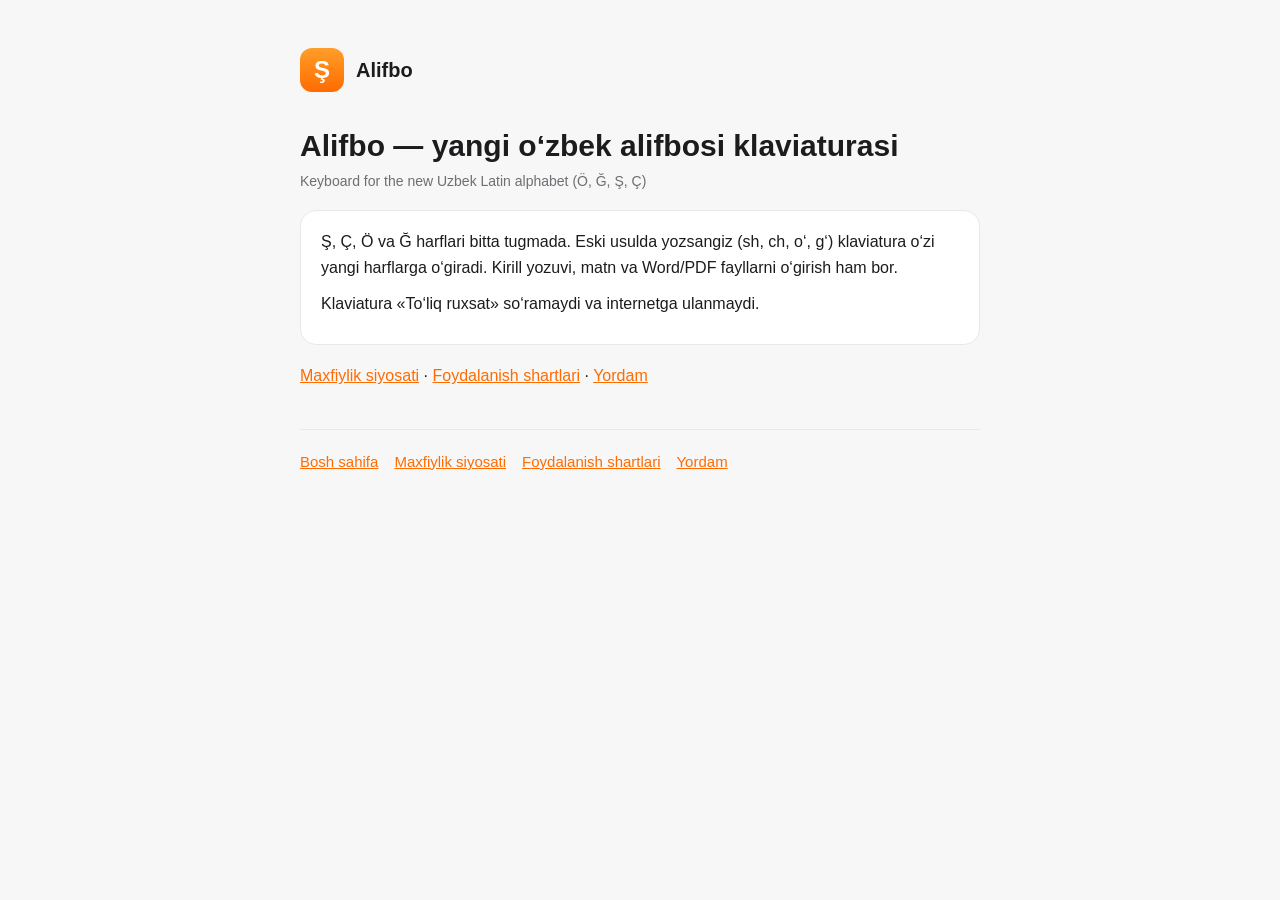
<file: index.html>
<!doctype html><html lang="uz"><head><meta charset="utf-8"><meta name="viewport" content="width=device-width,initial-scale=1"><title>Yangi o‘zbek alifbosi klaviaturasi — Alifbo</title><link rel="stylesheet" href="_style.css"></head><body><div class="container">
<header><div class="mark">Ş</div><a class="brand" href="index.html">Alifbo</a></header>
<h1>Alifbo — yangi o‘zbek alifbosi klaviaturasi</h1>
<p class="muted">Keyboard for the new Uzbek Latin alphabet (Ö, Ğ, Ş, Ç)</p>
<div class="card"><p>Ş, Ç, Ö va Ğ harflari bitta tugmada. Eski usulda yozsangiz (sh, ch, o‘, g‘) klaviatura o‘zi yangi harflarga o‘giradi. Kirill yozuvi, matn va Word/PDF fayllarni o‘girish ham bor.</p>
<p>Klaviatura «To‘liq ruxsat» so‘ramaydi va internetga ulanmaydi.</p></div>
<p><a href="privacy.html">Maxfiylik siyosati</a> · <a href="terms.html">Foydalanish shartlari</a> · <a href="support.html">Yordam</a></p>
<nav><a href="index.html">Bosh sahifa</a><a href="privacy.html">Maxfiylik siyosati</a><a href="terms.html">Foydalanish shartlari</a><a href="support.html">Yordam</a></nav>
</div></body></html>
</file>
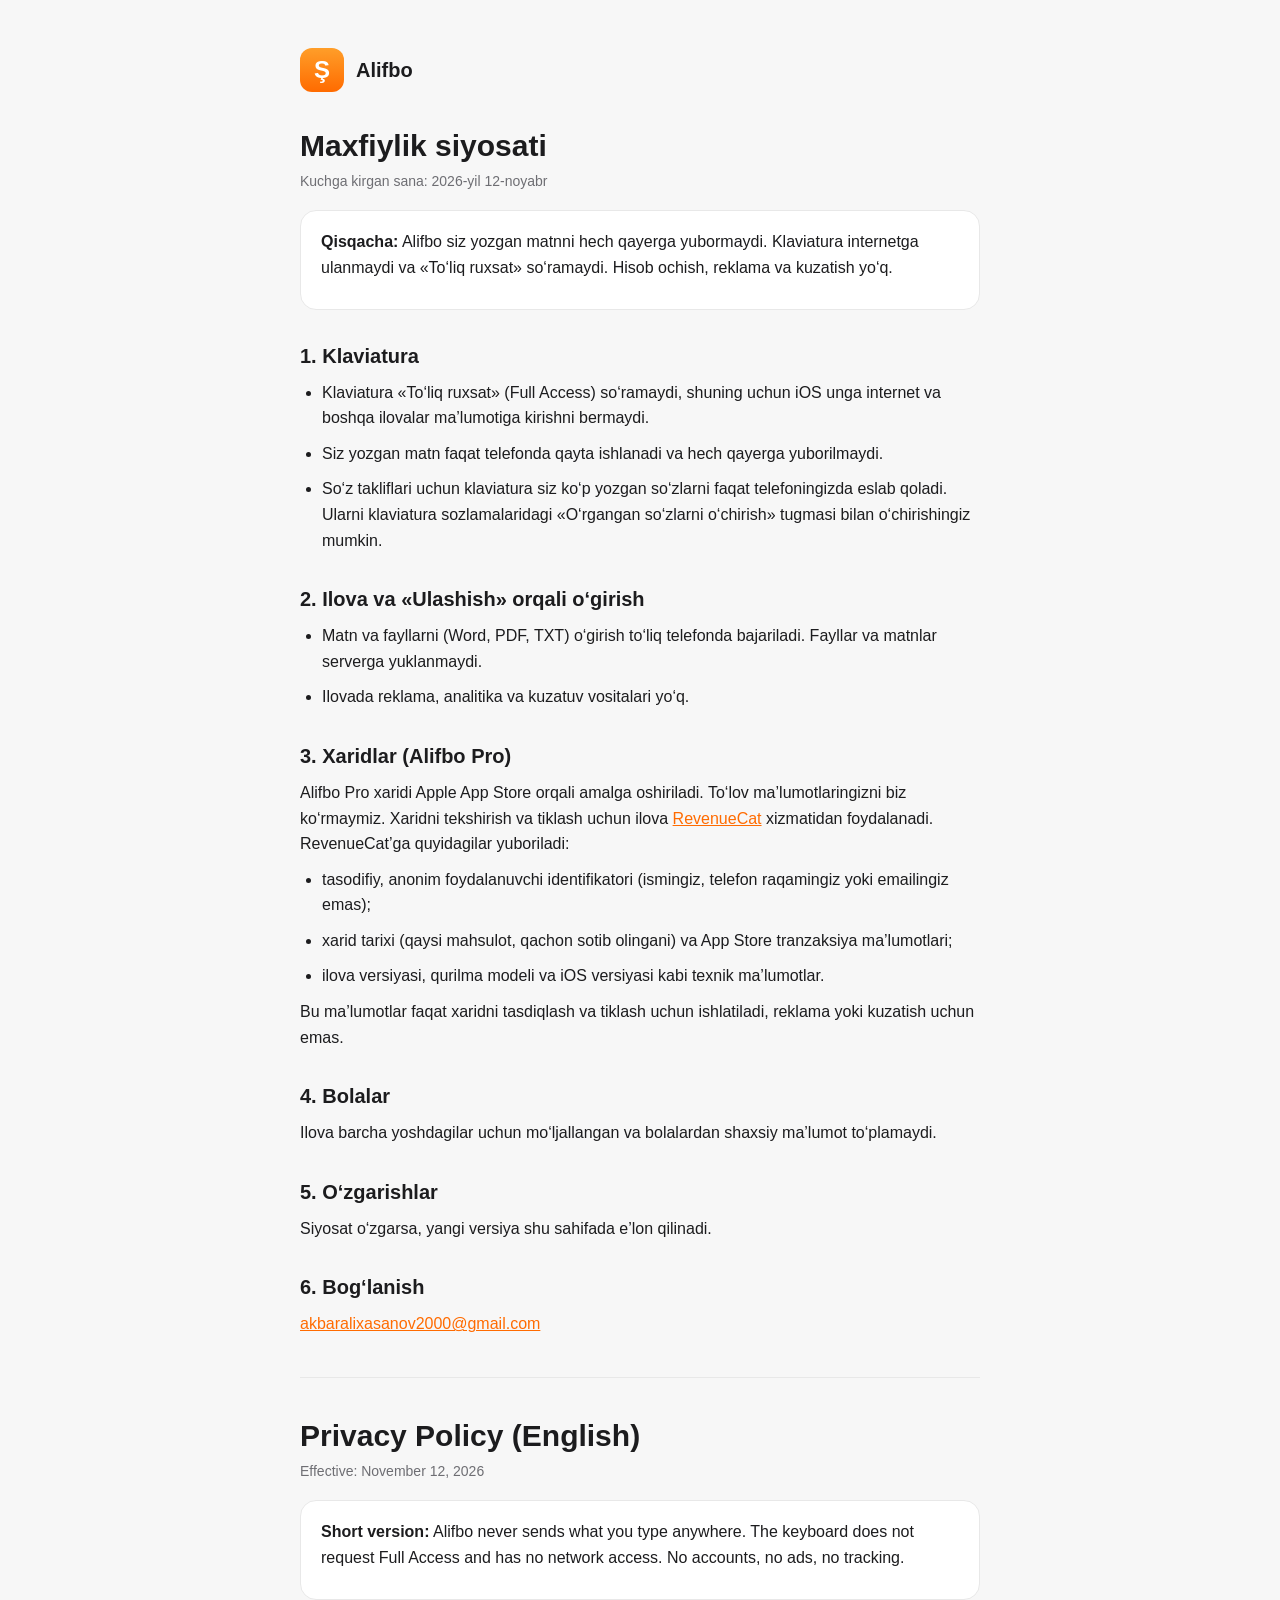
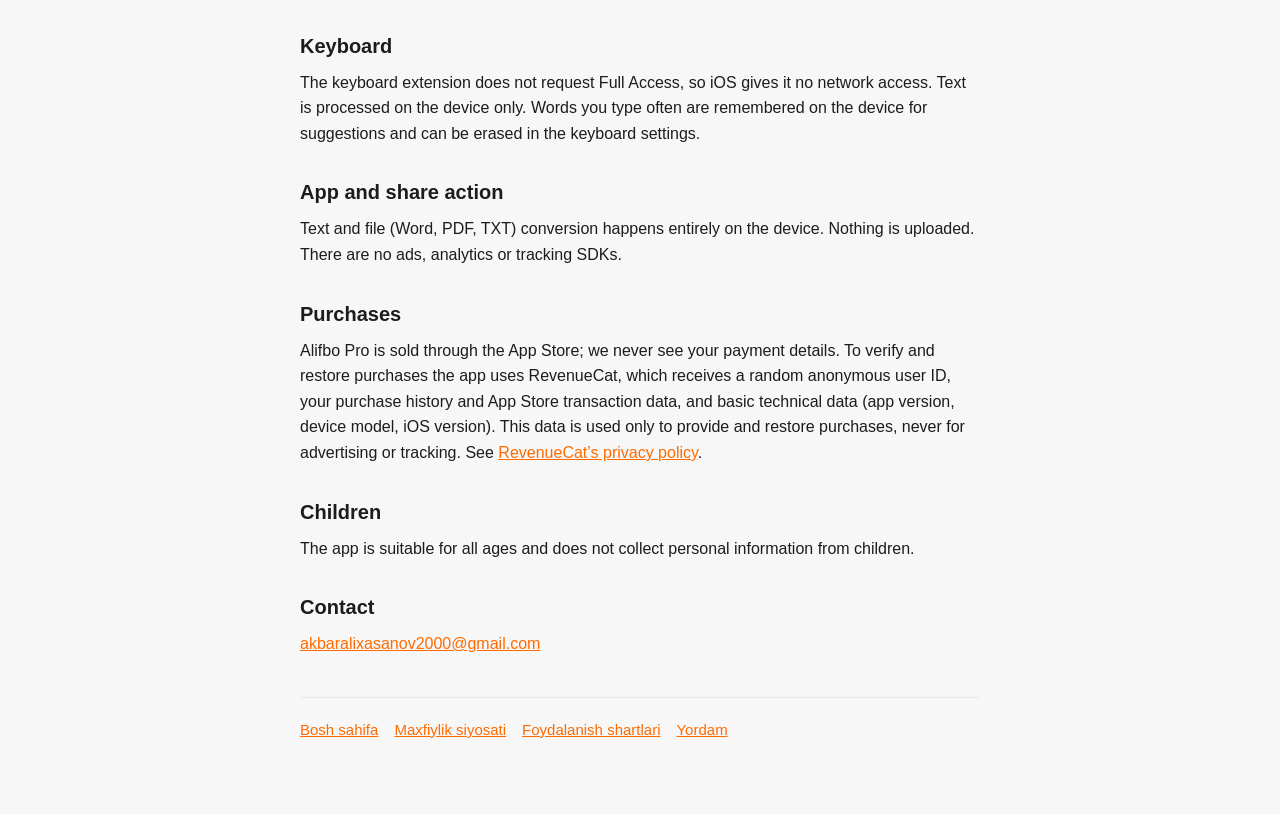
<file: privacy.html>
<!doctype html><html lang="uz"><head><meta charset="utf-8"><meta name="viewport" content="width=device-width,initial-scale=1"><title>Maxfiylik siyosati — Alifbo</title><link rel="stylesheet" href="_style.css"></head><body><div class="container">
<header><div class="mark">Ş</div><a class="brand" href="index.html">Alifbo</a></header>
<h1>Maxfiylik siyosati</h1>
<p class="muted">Kuchga kirgan sana: 2026-yil 12-noyabr</p>
<div class="card"><p><strong>Qisqacha:</strong> Alifbo siz yozgan matnni hech qayerga yubormaydi. Klaviatura internetga ulanmaydi va «To‘liq ruxsat» so‘ramaydi. Hisob ochish, reklama va kuzatish yo‘q.</p></div>
<h2>1. Klaviatura</h2>
<ul><li>Klaviatura «To‘liq ruxsat» (Full Access) so‘ramaydi, shuning uchun iOS unga internet va boshqa ilovalar ma’lumotiga kirishni bermaydi.</li>
<li>Siz yozgan matn faqat telefonda qayta ishlanadi va hech qayerga yuborilmaydi.</li>
<li>So‘z takliflari uchun klaviatura siz ko‘p yozgan so‘zlarni faqat telefoningizda eslab qoladi. Ularni klaviatura sozlamalaridagi «O‘rgangan so‘zlarni o‘chirish» tugmasi bilan o‘chirishingiz mumkin.</li></ul>
<h2>2. Ilova va «Ulashish» orqali o‘girish</h2>
<ul><li>Matn va fayllarni (Word, PDF, TXT) o‘girish to‘liq telefonda bajariladi. Fayllar va matnlar serverga yuklanmaydi.</li>
<li>Ilovada reklama, analitika va kuzatuv vositalari yo‘q.</li></ul>
<h2>3. Xaridlar (Alifbo Pro)</h2>
<p>Alifbo Pro xaridi Apple App Store orqali amalga oshiriladi. To‘lov ma’lumotlaringizni biz ko‘rmaymiz. Xaridni tekshirish va tiklash uchun ilova <a href="https://www.revenuecat.com/privacy">RevenueCat</a> xizmatidan foydalanadi. RevenueCat’ga quyidagilar yuboriladi:</p>
<ul><li>tasodifiy, anonim foydalanuvchi identifikatori (ismingiz, telefon raqamingiz yoki emailingiz emas);</li>
<li>xarid tarixi (qaysi mahsulot, qachon sotib olingani) va App Store tranzaksiya ma’lumotlari;</li>
<li>ilova versiyasi, qurilma modeli va iOS versiyasi kabi texnik ma’lumotlar.</li></ul>
<p>Bu ma’lumotlar faqat xaridni tasdiqlash va tiklash uchun ishlatiladi, reklama yoki kuzatish uchun emas.</p>
<h2>4. Bolalar</h2><p>Ilova barcha yoshdagilar uchun mo‘ljallangan va bolalardan shaxsiy ma’lumot to‘plamaydi.</p>
<h2>5. O‘zgarishlar</h2><p>Siyosat o‘zgarsa, yangi versiya shu sahifada e’lon qilinadi.</p>
<h2>6. Bog‘lanish</h2><p><a href="mailto:akbaralixasanov2000@gmail.com">akbaralixasanov2000@gmail.com</a></p>
<hr>
<h1>Privacy Policy (English)</h1>
<p class="muted">Effective: November 12, 2026</p>
<div class="card"><p><strong>Short version:</strong> Alifbo never sends what you type anywhere. The keyboard does not request Full Access and has no network access. No accounts, no ads, no tracking.</p></div>
<h2>Keyboard</h2><p>The keyboard extension does not request Full Access, so iOS gives it no network access. Text is processed on the device only. Words you type often are remembered on the device for suggestions and can be erased in the keyboard settings.</p>
<h2>App and share action</h2><p>Text and file (Word, PDF, TXT) conversion happens entirely on the device. Nothing is uploaded. There are no ads, analytics or tracking SDKs.</p>
<h2>Purchases</h2><p>Alifbo Pro is sold through the App Store; we never see your payment details. To verify and restore purchases the app uses RevenueCat, which receives a random anonymous user ID, your purchase history and App Store transaction data, and basic technical data (app version, device model, iOS version). This data is used only to provide and restore purchases, never for advertising or tracking. See <a href="https://www.revenuecat.com/privacy">RevenueCat’s privacy policy</a>.</p>
<h2>Children</h2><p>The app is suitable for all ages and does not collect personal information from children.</p>
<h2>Contact</h2><p><a href="mailto:akbaralixasanov2000@gmail.com">akbaralixasanov2000@gmail.com</a></p>
<nav><a href="index.html">Bosh sahifa</a><a href="privacy.html">Maxfiylik siyosati</a><a href="terms.html">Foydalanish shartlari</a><a href="support.html">Yordam</a></nav>
</div></body></html>
</file>
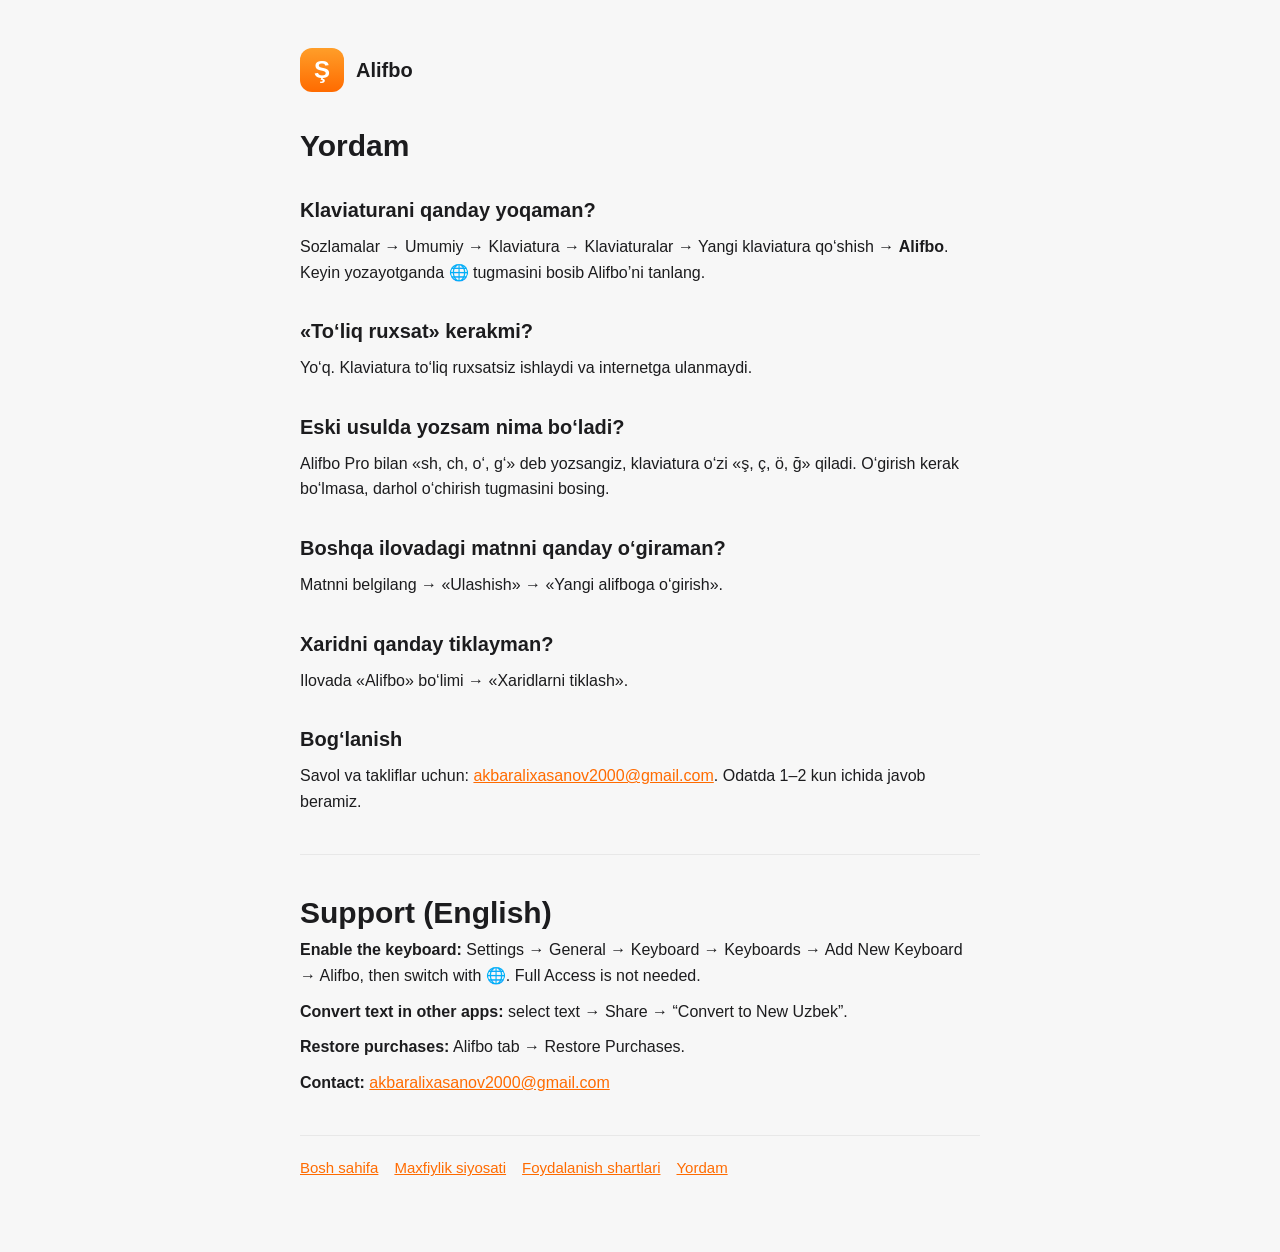
<file: support.html>
<!doctype html><html lang="uz"><head><meta charset="utf-8"><meta name="viewport" content="width=device-width,initial-scale=1"><title>Yordam — Alifbo</title><link rel="stylesheet" href="_style.css"></head><body><div class="container">
<header><div class="mark">Ş</div><a class="brand" href="index.html">Alifbo</a></header>
<h1>Yordam</h1>
<h2>Klaviaturani qanday yoqaman?</h2><p>Sozlamalar → Umumiy → Klaviatura → Klaviaturalar → Yangi klaviatura qo‘shish → <strong>Alifbo</strong>. Keyin yozayotganda 🌐 tugmasini bosib Alifbo’ni tanlang.</p>
<h2>«To‘liq ruxsat» kerakmi?</h2><p>Yo‘q. Klaviatura to‘liq ruxsatsiz ishlaydi va internetga ulanmaydi.</p>
<h2>Eski usulda yozsam nima bo‘ladi?</h2><p>Alifbo Pro bilan «sh, ch, o‘, g‘» deb yozsangiz, klaviatura o‘zi «ş, ç, ö, ğ» qiladi. O‘girish kerak bo‘lmasa, darhol o‘chirish tugmasini bosing.</p>
<h2>Boshqa ilovadagi matnni qanday o‘giraman?</h2><p>Matnni belgilang → «Ulashish» → «Yangi alifboga o‘girish».</p>
<h2>Xaridni qanday tiklayman?</h2><p>Ilovada «Alifbo» bo‘limi → «Xaridlarni tiklash».</p>
<h2>Bog‘lanish</h2><p>Savol va takliflar uchun: <a href="mailto:akbaralixasanov2000@gmail.com">akbaralixasanov2000@gmail.com</a>. Odatda 1–2 kun ichida javob beramiz.</p>
<hr>
<h1>Support (English)</h1>
<p><strong>Enable the keyboard:</strong> Settings → General → Keyboard → Keyboards → Add New Keyboard → Alifbo, then switch with 🌐. Full Access is not needed.</p>
<p><strong>Convert text in other apps:</strong> select text → Share → “Convert to New Uzbek”.</p>
<p><strong>Restore purchases:</strong> Alifbo tab → Restore Purchases.</p>
<p><strong>Contact:</strong> <a href="mailto:akbaralixasanov2000@gmail.com">akbaralixasanov2000@gmail.com</a></p>
<nav><a href="index.html">Bosh sahifa</a><a href="privacy.html">Maxfiylik siyosati</a><a href="terms.html">Foydalanish shartlari</a><a href="support.html">Yordam</a></nav>
</div></body></html>
</file>
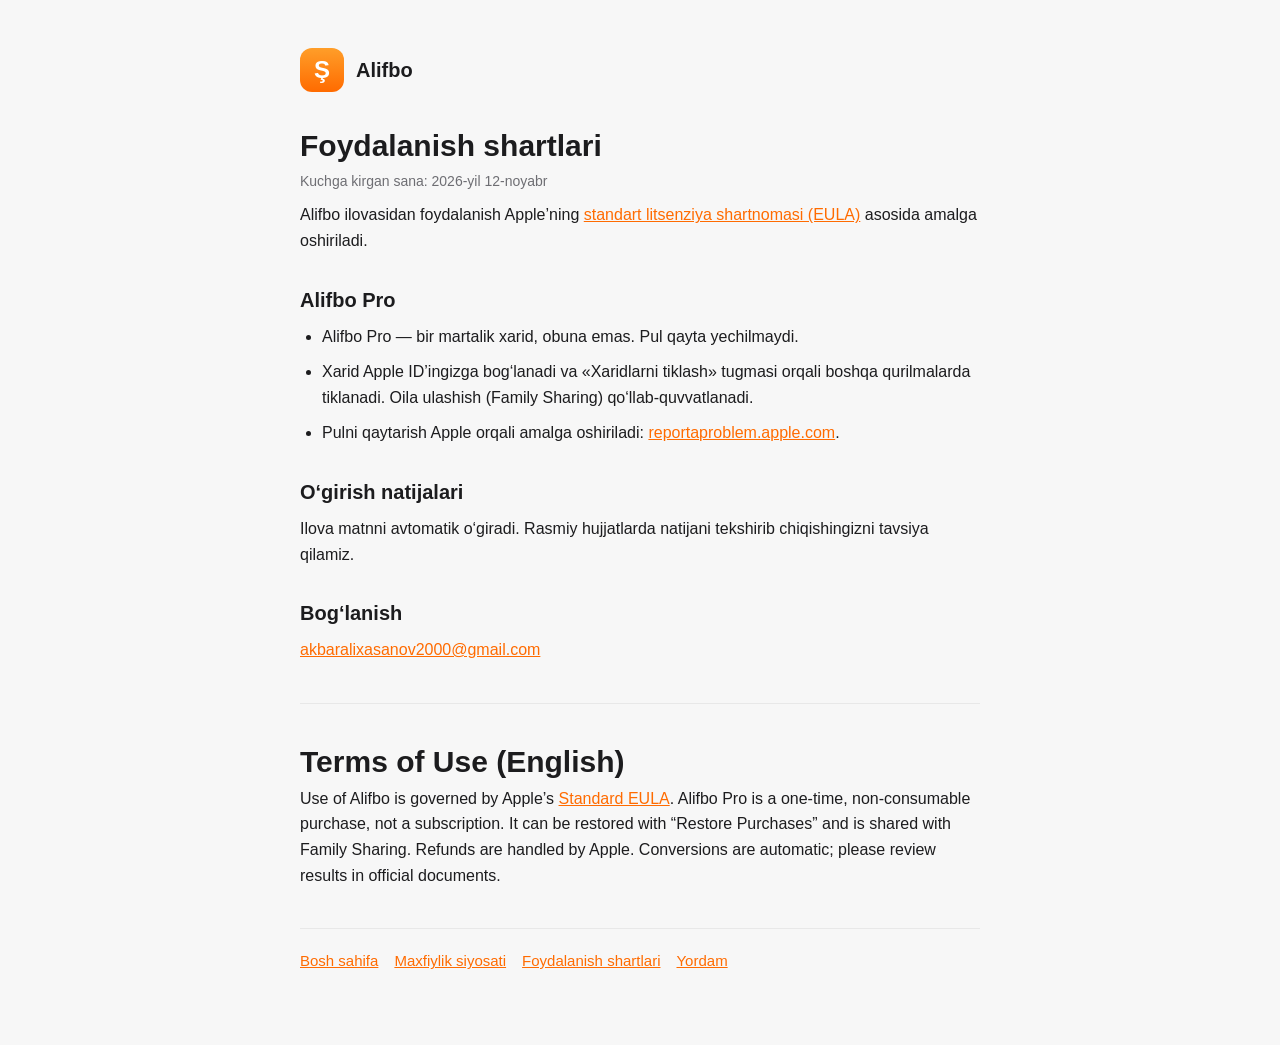
<file: terms.html>
<!doctype html><html lang="uz"><head><meta charset="utf-8"><meta name="viewport" content="width=device-width,initial-scale=1"><title>Foydalanish shartlari — Alifbo</title><link rel="stylesheet" href="_style.css"></head><body><div class="container">
<header><div class="mark">Ş</div><a class="brand" href="index.html">Alifbo</a></header>
<h1>Foydalanish shartlari</h1>
<p class="muted">Kuchga kirgan sana: 2026-yil 12-noyabr</p>
<p>Alifbo ilovasidan foydalanish Apple’ning <a href="https://www.apple.com/legal/internet-services/itunes/dev/stdeula/">standart litsenziya shartnomasi (EULA)</a> asosida amalga oshiriladi.</p>
<h2>Alifbo Pro</h2><ul><li>Alifbo Pro — bir martalik xarid, obuna emas. Pul qayta yechilmaydi.</li><li>Xarid Apple ID’ingizga bog‘lanadi va «Xaridlarni tiklash» tugmasi orqali boshqa qurilmalarda tiklanadi. Oila ulashish (Family Sharing) qo‘llab-quvvatlanadi.</li><li>Pulni qaytarish Apple orqali amalga oshiriladi: <a href="https://reportaproblem.apple.com">reportaproblem.apple.com</a>.</li></ul>
<h2>O‘girish natijalari</h2><p>Ilova matnni avtomatik o‘giradi. Rasmiy hujjatlarda natijani tekshirib chiqishingizni tavsiya qilamiz.</p>
<h2>Bog‘lanish</h2><p><a href="mailto:akbaralixasanov2000@gmail.com">akbaralixasanov2000@gmail.com</a></p>
<hr>
<h1>Terms of Use (English)</h1>
<p>Use of Alifbo is governed by Apple’s <a href="https://www.apple.com/legal/internet-services/itunes/dev/stdeula/">Standard EULA</a>. Alifbo Pro is a one-time, non-consumable purchase, not a subscription. It can be restored with “Restore Purchases” and is shared with Family Sharing. Refunds are handled by Apple. Conversions are automatic; please review results in official documents.</p>
<nav><a href="index.html">Bosh sahifa</a><a href="privacy.html">Maxfiylik siyosati</a><a href="terms.html">Foydalanish shartlari</a><a href="support.html">Yordam</a></nav>
</div></body></html>
</file>
<file: _style.css>
:root{--bg:#F7F7F7;--card:#fff;--border:#E8E8E8;--text:#1C1C1E;--muted:#6E6E73;--brand:#FF6B00}
@media (prefers-color-scheme:dark){:root{--bg:#000;--card:#1C1C1E;--border:#2C2C2E;--text:#F2F2F7;--muted:#98989F}}
*{box-sizing:border-box;margin:0;padding:0}
body{font-family:-apple-system,BlinkMacSystemFont,"SF Pro Text","Segoe UI",Roboto,sans-serif;background:var(--bg);color:var(--text);line-height:1.6;-webkit-font-smoothing:antialiased}
.container{max-width:720px;margin:0 auto;padding:48px 20px 72px}
header{display:flex;align-items:center;gap:12px;margin-bottom:36px}
.mark{width:44px;height:44px;border-radius:12px;background:linear-gradient(#FF9E29,#FF6B00);color:#fff;font-weight:800;font-size:24px;display:grid;place-items:center}
.brand{font-weight:800;font-size:20px;color:var(--text);text-decoration:none}
h1{font-size:30px;line-height:1.2;margin-bottom:6px}
h2{font-size:20px;margin:30px 0 8px}
h3{font-size:16px;margin:18px 0 6px}
p,li{color:var(--text);margin-bottom:10px}
ul{padding-left:22px}
.muted{color:var(--muted);font-size:14px}
.card{background:var(--card);border:1px solid var(--border);border-radius:16px;padding:18px 20px;margin:18px 0}
a{color:var(--brand)}
nav{display:flex;gap:16px;flex-wrap:wrap;margin-top:40px;padding-top:20px;border-top:1px solid var(--border);font-size:15px}
hr{border:0;border-top:1px solid var(--border);margin:40px 0}
</file>
